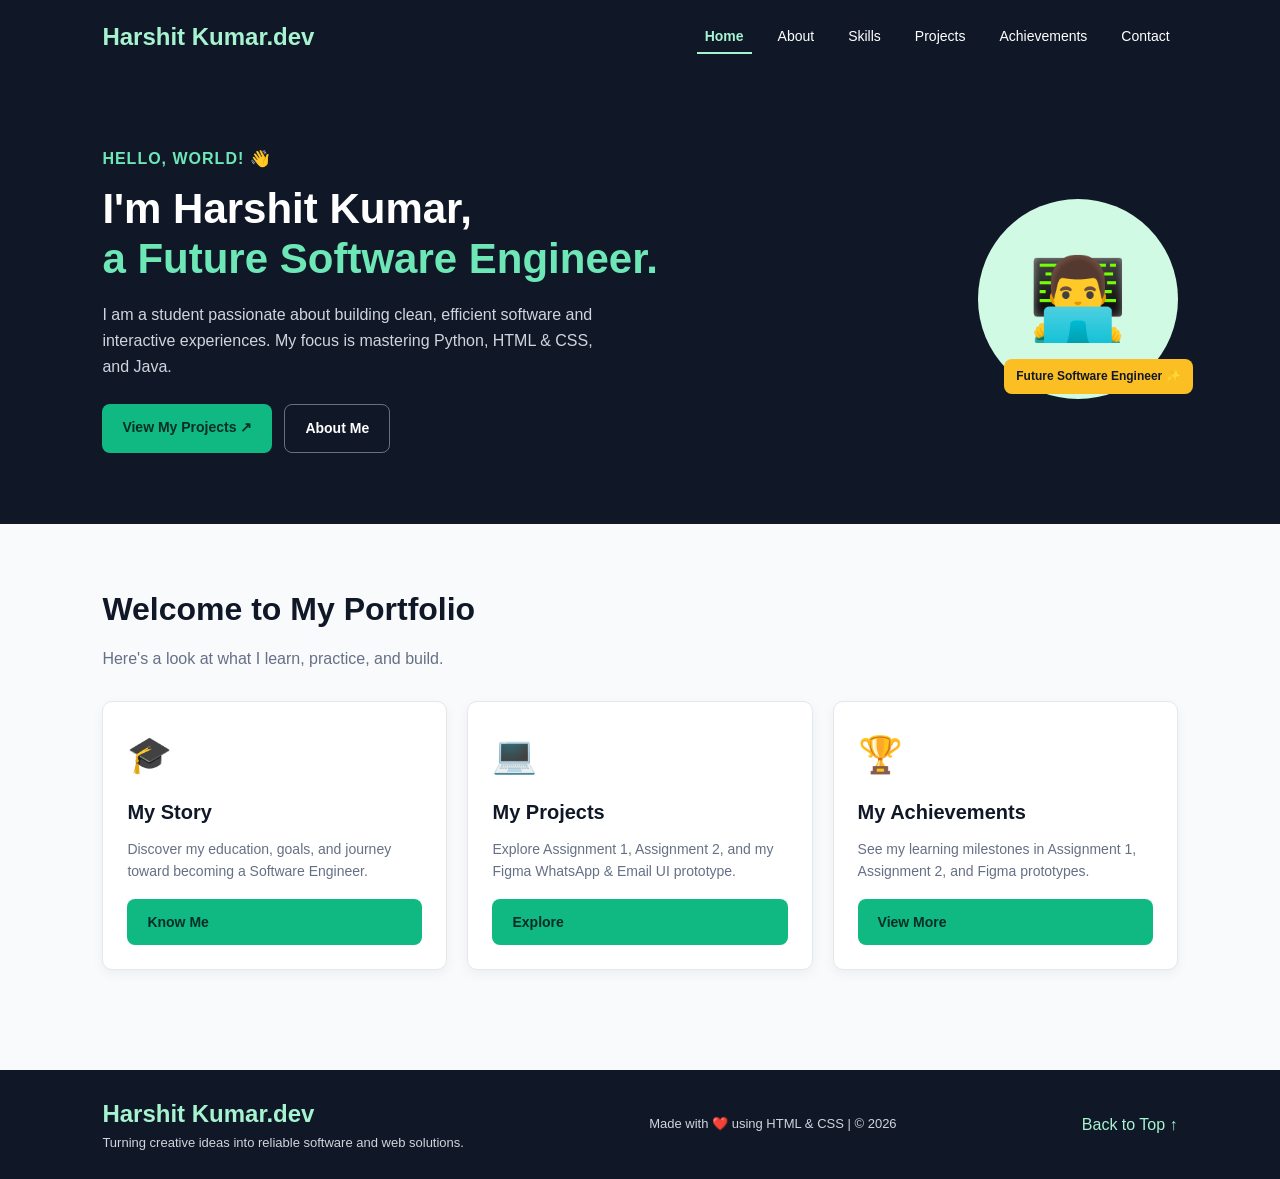
<file: index.html>
<!DOCTYPE html>
<html lang="en">
<head>
  <meta charset="UTF-8">
  <meta name="viewport" content="width=device-width, initial-scale=1.0">
  <title>Harshit Kumar.dev | Home</title>
  <link rel="stylesheet" href="style.css">
</head>
<body>

  <!-- NAVBAR -->
  <header class="navbar">
    <a href="index.html" class="logo">Harshit Kumar.dev</a>

    <nav class="nav-links">
      <a href="index.html" class="active">Home</a>
      <a href="about.html">About</a>
      <a href="skills.html">Skills</a>
      <a href="projects.html">Projects</a>
      <a href="achievements.html">Achievements</a>
      <a href="contact.html">Contact</a>
    </nav>
  </header>

  <!-- HERO SECTION -->
  <main>
    <section class="hero">
      <div class="hero-content">
        <div class="hello">HELLO, WORLD! 👋</div>

        <h1>I'm Harshit Kumar,<br>
          <span>a Future Software Engineer.</span>
        </h1>

        <p>
          I am a student passionate about building clean, efficient software and interactive experiences.
          My focus is mastering Python, HTML & CSS, and Java.
        </p>

        <div class="hero-buttons">
          <a href="projects.html" class="btn">View My Projects ↗</a>
          <a href="about.html" class="btn btn-outline">About Me</a>
        </div>
      </div>

      <div class="profile">
        👨‍💻
        <span class="badge">Future Software Engineer ✨</span>
      </div>
    </section>

    <!-- WELCOME SECTION WITH CARDS -->
    <section>
      <h2 class="section-title">Welcome to My Portfolio</h2>
      <p class="section-intro">
        Here's a look at what I learn, practice, and build.
      </p>

      <div class="cards">
        <div class="card">
          <div class="card-icon">🎓</div>
          <h3>My Story</h3>
          <p>Discover my education, goals, and journey toward becoming a Software Engineer.</p>
          <a href="about.html" class="btn">Know Me</a>
        </div>

        <div class="card">
          <div class="card-icon">💻</div>
          <h3>My Projects</h3>
          <p>Explore Assignment 1, Assignment 2, and my Figma WhatsApp & Email UI prototype.</p>
          <a href="projects.html" class="btn">Explore</a>
        </div>

        <div class="card">
          <div class="card-icon">🏆</div>
          <h3>My Achievements</h3>
          <p>See my learning milestones in Assignment 1, Assignment 2, and Figma prototypes.</p>
          <a href="achievements.html" class="btn">View More</a>
        </div>
      </div>
    </section>
  </main>

  <!-- FOOTER -->
  <footer>
    <div>
      <a href="index.html" class="logo">Harshit Kumar.dev</a>
      <p>Turning creative ideas into reliable software and web solutions.</p>
    </div>

    <p>Made with ❤️ using HTML & CSS | © 2026</p>

    <a href="index.html">Back to Top ↑</a>
  </footer>

</body>
</html>
</file>
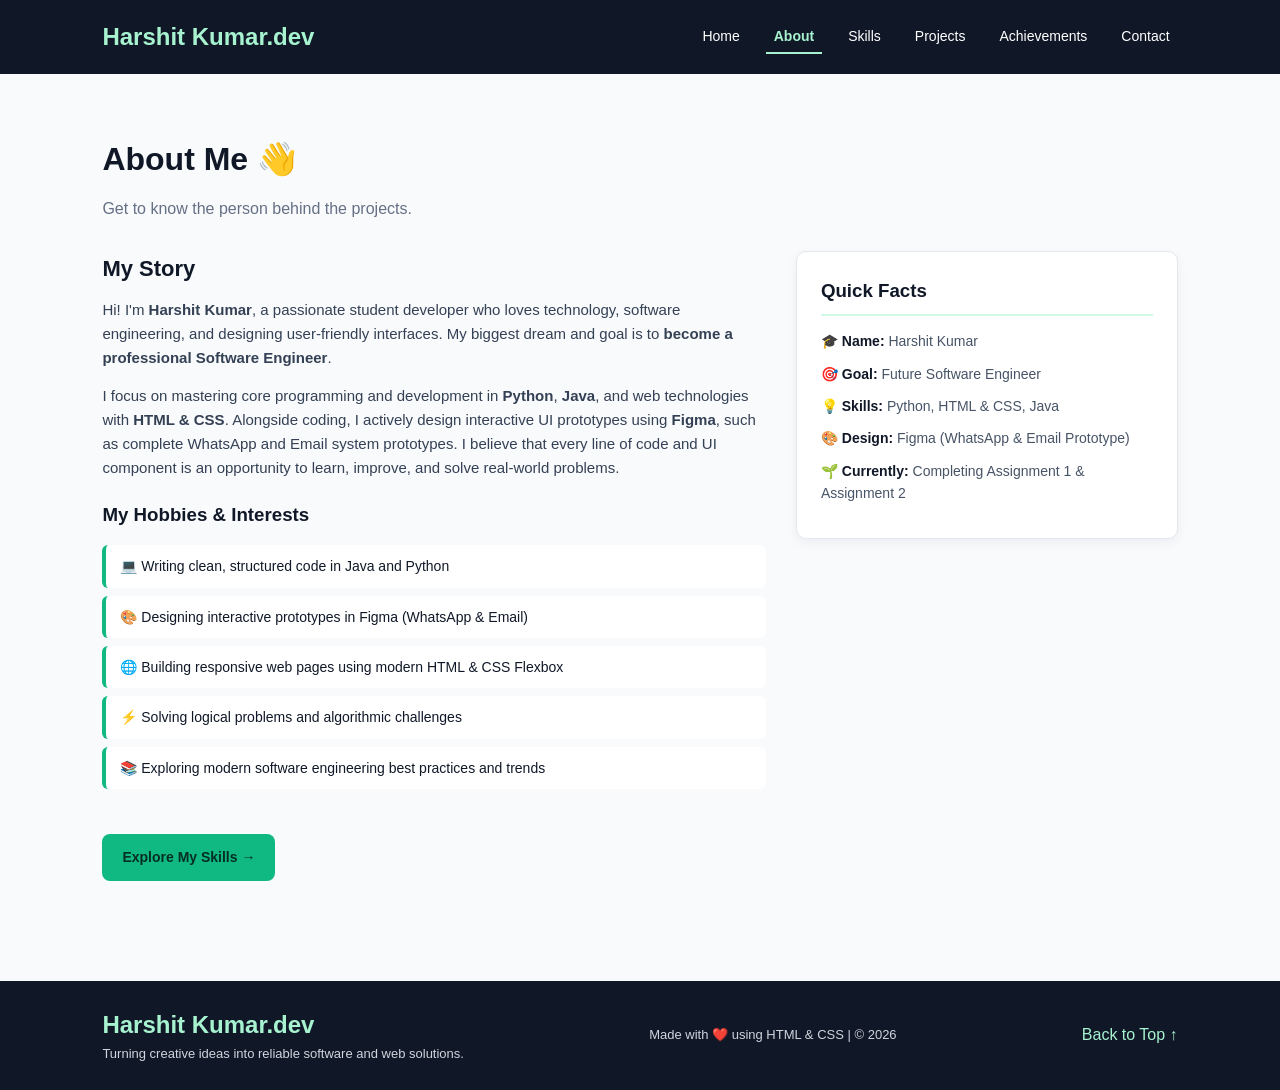
<file: about.html>
<!DOCTYPE html>
<html lang="en">
<head>
  <meta charset="UTF-8">
  <meta name="viewport" content="width=device-width, initial-scale=1.0">
  <title>Harshit Kumar.dev | About Me</title>
  <link rel="stylesheet" href="style.css">
</head>
<body>

  <!-- NAVBAR -->
  <header class="navbar">
    <a href="index.html" class="logo">Harshit Kumar.dev</a>

    <nav class="nav-links">
      <a href="index.html">Home</a>
      <a href="about.html" class="active">About</a>
      <a href="skills.html">Skills</a>
      <a href="projects.html">Projects</a>
      <a href="achievements.html">Achievements</a>
      <a href="contact.html">Contact</a>
    </nav>
  </header>

  <!-- ABOUT SECTION -->
  <main>
    <section>
      <h1 class="section-title">About Me 👋</h1>
      <p class="section-intro">Get to know the person behind the projects.</p>

      <div class="about-layout">
        <div class="about-text">
          <h2>My Story</h2>
          <p>
            Hi! I'm <strong>Harshit Kumar</strong>, a passionate student developer who loves technology, software engineering, and designing user-friendly interfaces.
            My biggest dream and goal is to <strong>become a professional Software Engineer</strong>.
          </p>
          <p>
            I focus on mastering core programming and development in <strong>Python</strong>, <strong>Java</strong>, and web technologies with <strong>HTML & CSS</strong>.
            Alongside coding, I actively design interactive UI prototypes using <strong>Figma</strong>, such as complete WhatsApp and Email system prototypes.
            I believe that every line of code and UI component is an opportunity to learn, improve, and solve real-world problems.
          </p>

          <h3 style="margin-top: 20px; margin-bottom: 8px;">My Hobbies & Interests</h3>
          <ul class="hobbies-list">
            <li>💻 Writing clean, structured code in Java and Python</li>
            <li>🎨 Designing interactive prototypes in Figma (WhatsApp & Email)</li>
            <li>🌐 Building responsive web pages using modern HTML & CSS Flexbox</li>
            <li>⚡ Solving logical problems and algorithmic challenges</li>
            <li>📚 Exploring modern software engineering best practices and trends</li>
          </ul>
        </div>

        <div class="quick-facts">
          <h3>Quick Facts</h3>
          <p>🎓 <strong>Name:</strong> Harshit Kumar</p>
          <p>🎯 <strong>Goal:</strong> Future Software Engineer</p>
          <p>💡 <strong>Skills:</strong> Python, HTML & CSS, Java</p>
          <p>🎨 <strong>Design:</strong> Figma (WhatsApp & Email Prototype)</p>
          <p>🌱 <strong>Currently:</strong> Completing Assignment 1 & Assignment 2</p>
        </div>
      </div>

      <div style="margin-top: 30px;">
        <a href="skills.html" class="btn">Explore My Skills →</a>
      </div>
    </section>
  </main>

  <!-- FOOTER -->
  <footer>
    <div>
      <a href="index.html" class="logo">Harshit Kumar.dev</a>
      <p>Turning creative ideas into reliable software and web solutions.</p>
    </div>

    <p>Made with ❤️ using HTML & CSS | © 2026</p>

    <a href="about.html">Back to Top ↑</a>
  </footer>

</body>
</html>
</file>
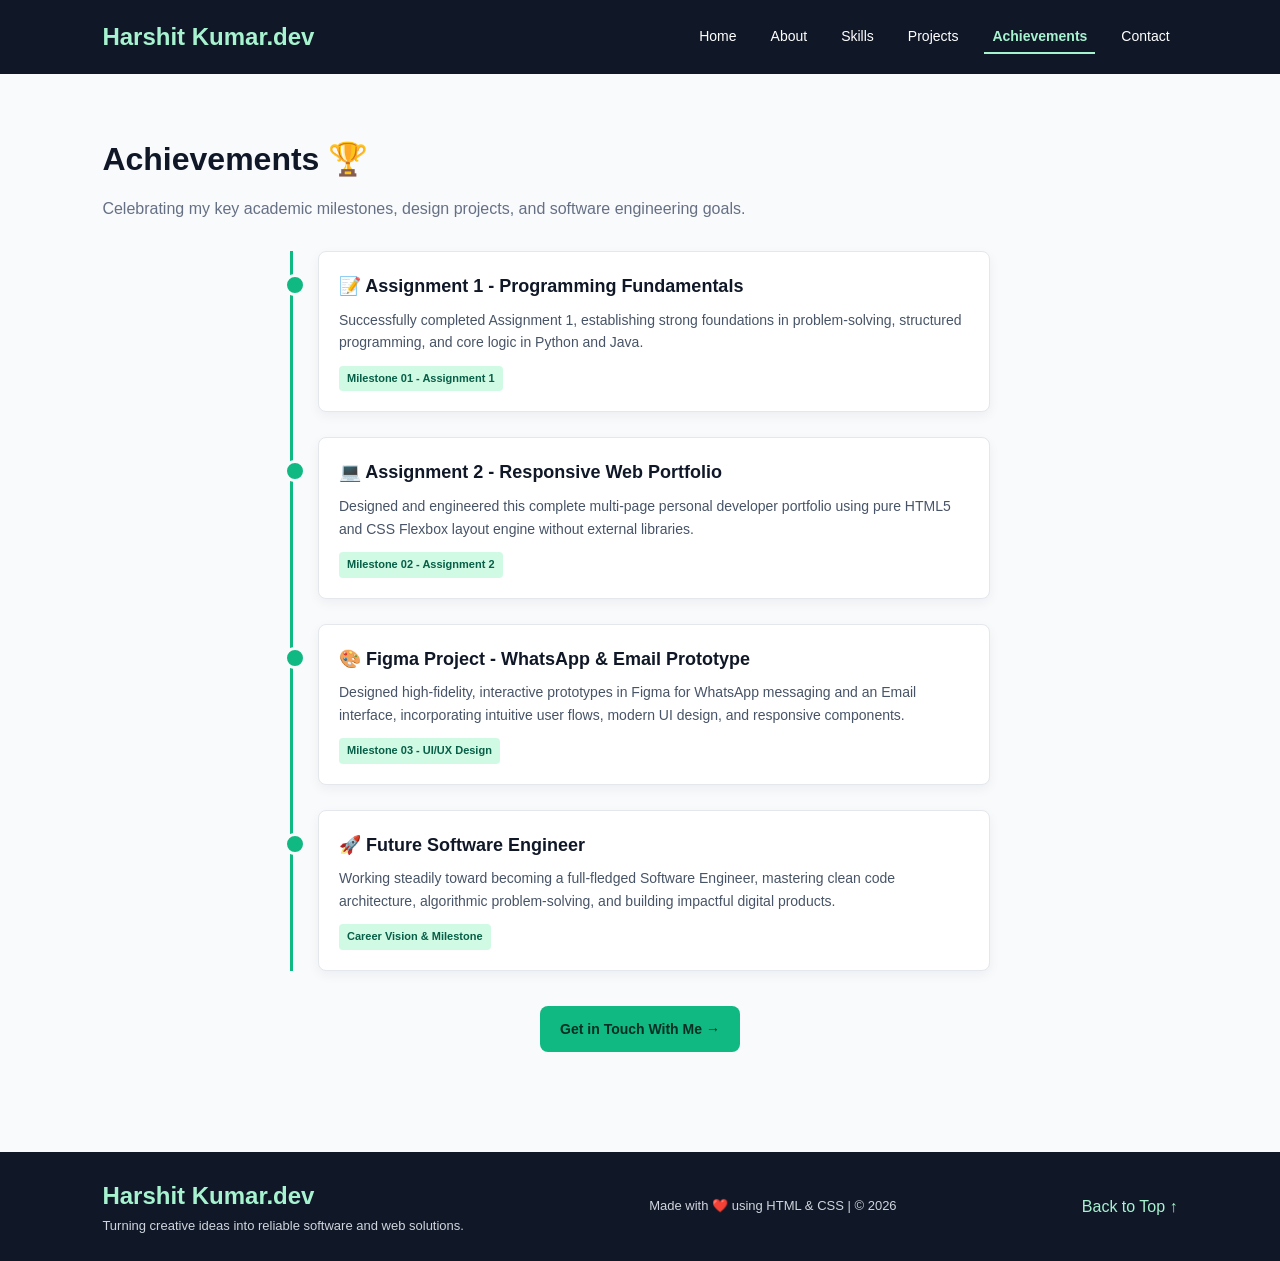
<file: achievements.html>
<!DOCTYPE html>
<html lang="en">
<head>
  <meta charset="UTF-8">
  <meta name="viewport" content="width=device-width, initial-scale=1.0">
  <title>Harshit Kumar.dev | Achievements</title>
  <link rel="stylesheet" href="style.css">
</head>
<body>

  <!-- NAVBAR -->
  <header class="navbar">
    <a href="index.html" class="logo">Harshit Kumar.dev</a>

    <nav class="nav-links">
      <a href="index.html">Home</a>
      <a href="about.html">About</a>
      <a href="skills.html">Skills</a>
      <a href="projects.html">Projects</a>
      <a href="achievements.html" class="active">Achievements</a>
      <a href="contact.html">Contact</a>
    </nav>
  </header>

  <!-- ACHIEVEMENTS SECTION -->
  <main>
    <section>
      <h1 class="section-title">Achievements 🏆</h1>
      <p class="section-intro">
        Celebrating my key academic milestones, design projects, and software engineering goals.
      </p>

      <div class="timeline">
        <!-- MILESTONE 1: ASSIGNMENT 1 -->
        <div class="timeline-item">
          <h3>📝 Assignment 1 - Programming Fundamentals</h3>
          <p>
            Successfully completed Assignment 1, establishing strong foundations in problem-solving,
            structured programming, and core logic in Python and Java.
          </p>
          <small>Milestone 01 - Assignment 1</small>
        </div>

        <!-- MILESTONE 2: ASSIGNMENT 2 -->
        <div class="timeline-item">
          <h3>💻 Assignment 2 - Responsive Web Portfolio</h3>
          <p>
            Designed and engineered this complete multi-page personal developer portfolio using
            pure HTML5 and CSS Flexbox layout engine without external libraries.
          </p>
          <small>Milestone 02 - Assignment 2</small>
        </div>

        <!-- MILESTONE 3: FIGMA PROJECT -->
        <div class="timeline-item">
          <h3>🎨 Figma Project - WhatsApp & Email Prototype</h3>
          <p>
            Designed high-fidelity, interactive prototypes in Figma for WhatsApp messaging and an
            Email interface, incorporating intuitive user flows, modern UI design, and responsive components.
          </p>
          <small>Milestone 03 - UI/UX Design</small>
        </div>

        <!-- MILESTONE 4: FUTURE SOFTWARE ENGINEER -->
        <div class="timeline-item">
          <h3>🚀 Future Software Engineer</h3>
          <p>
            Working steadily toward becoming a full-fledged Software Engineer, mastering clean code
            architecture, algorithmic problem-solving, and building impactful digital products.
          </p>
          <small>Career Vision & Milestone</small>
        </div>
      </div>

      <div style="text-align: center; margin-top: 35px;">
        <a href="contact.html" class="btn">Get in Touch With Me →</a>
      </div>
    </section>
  </main>

  <!-- FOOTER -->
  <footer>
    <div>
      <a href="index.html" class="logo">Harshit Kumar.dev</a>
      <p>Turning creative ideas into reliable software and web solutions.</p>
    </div>

    <p>Made with ❤️ using HTML & CSS | © 2026</p>

    <a href="achievements.html">Back to Top ↑</a>
  </footer>

</body>
</html>
</file>
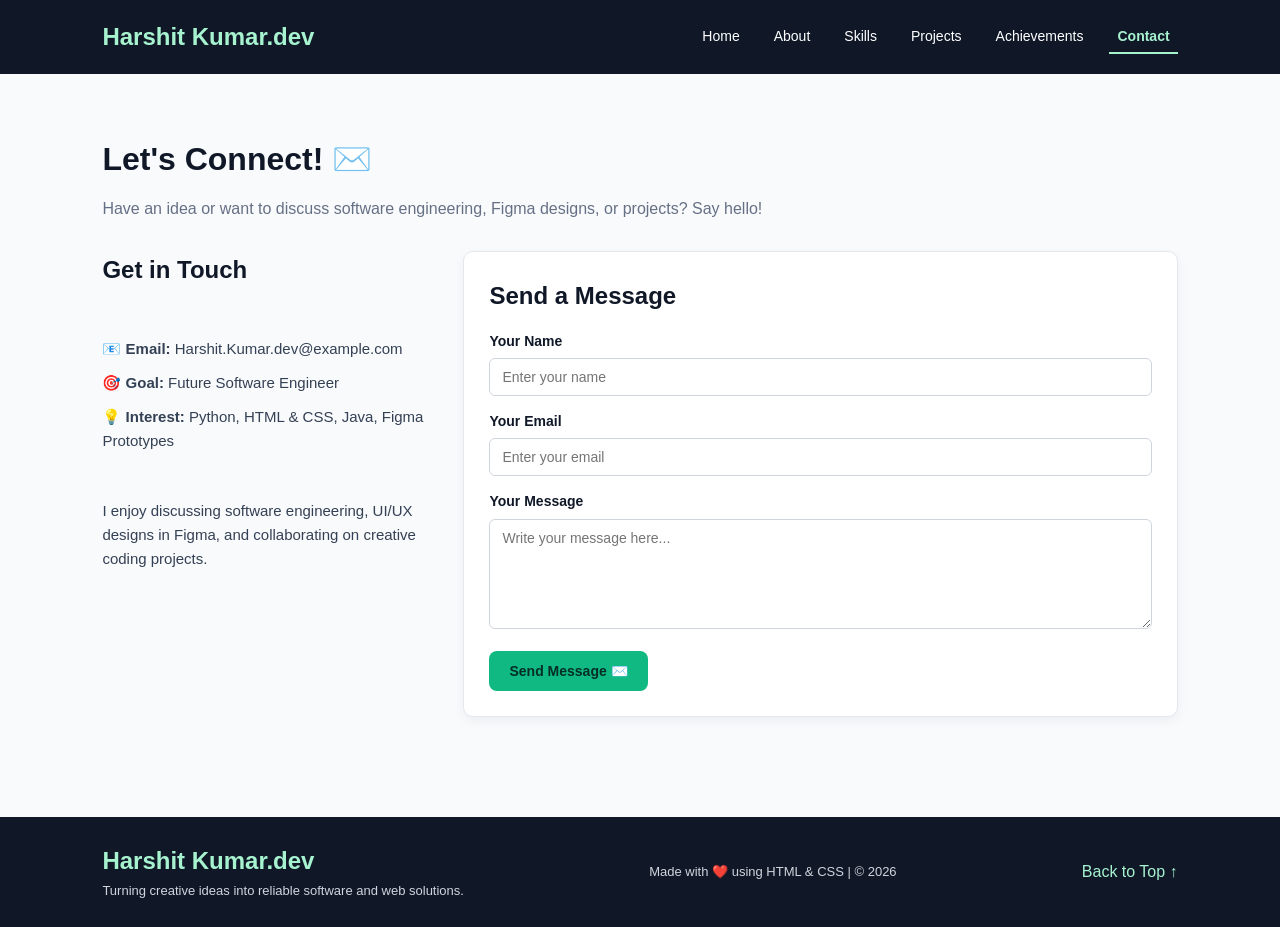
<file: contact.html>
<!DOCTYPE html>
<html lang="en">
<head>
  <meta charset="UTF-8">
  <meta name="viewport" content="width=device-width, initial-scale=1.0">
  <title>Harshit Kumar.dev | Contact</title>
  <link rel="stylesheet" href="style.css">
</head>
<body>

  <!-- NAVBAR -->
  <header class="navbar">
    <a href="index.html" class="logo">Harshit Kumar.dev</a>

    <nav class="nav-links">
      <a href="index.html">Home</a>
      <a href="about.html">About</a>
      <a href="skills.html">Skills</a>
      <a href="projects.html">Projects</a>
      <a href="achievements.html">Achievements</a>
      <a href="contact.html" class="active">Contact</a>
    </nav>
  </header>

  <!-- CONTACT SECTION -->
  <main>
    <section>
      <h1 class="section-title">Let's Connect! ✉️</h1>
      <p class="section-intro">
        Have an idea or want to discuss software engineering, Figma designs, or projects? Say hello!
      </p>

      <div class="contact-layout">
        <div class="contact-info">
          <h2>Get in Touch</h2>
          <br>
          <p>📧 <strong>Email:</strong> Harshit.Kumar.dev@example.com</p>
          <p>🎯 <strong>Goal:</strong> Future Software Engineer</p>
          <p>💡 <strong>Interest:</strong> Python, HTML & CSS, Java, Figma Prototypes</p>
          <br>
          <p>
            I enjoy discussing software engineering, UI/UX designs in Figma,
            and collaborating on creative coding projects.
          </p>
        </div>

        <form class="contact-form" action="mailto:Harshit.Kumar.dev@example.com" method="post" enctype="text/plain">
          <h2>Send a Message</h2>

          <label for="name">Your Name</label>
          <input type="text" id="name" name="name" placeholder="Enter your name" required>

          <label for="email">Your Email</label>
          <input type="email" id="email" name="email" placeholder="Enter your email" required>

          <label for="message">Your Message</label>
          <textarea id="message" name="message" placeholder="Write your message here..." required></textarea>

          <button type="submit" class="btn">Send Message ✉️</button>
        </form>
      </div>
    </section>
  </main>

  <!-- FOOTER -->
  <footer>
    <div>
      <a href="index.html" class="logo">Harshit Kumar.dev</a>
      <p>Turning creative ideas into reliable software and web solutions.</p>
    </div>

    <p>Made with ❤️ using HTML & CSS | © 2026</p>

    <a href="contact.html">Back to Top ↑</a>
  </footer>

</body>
</html>
</file>
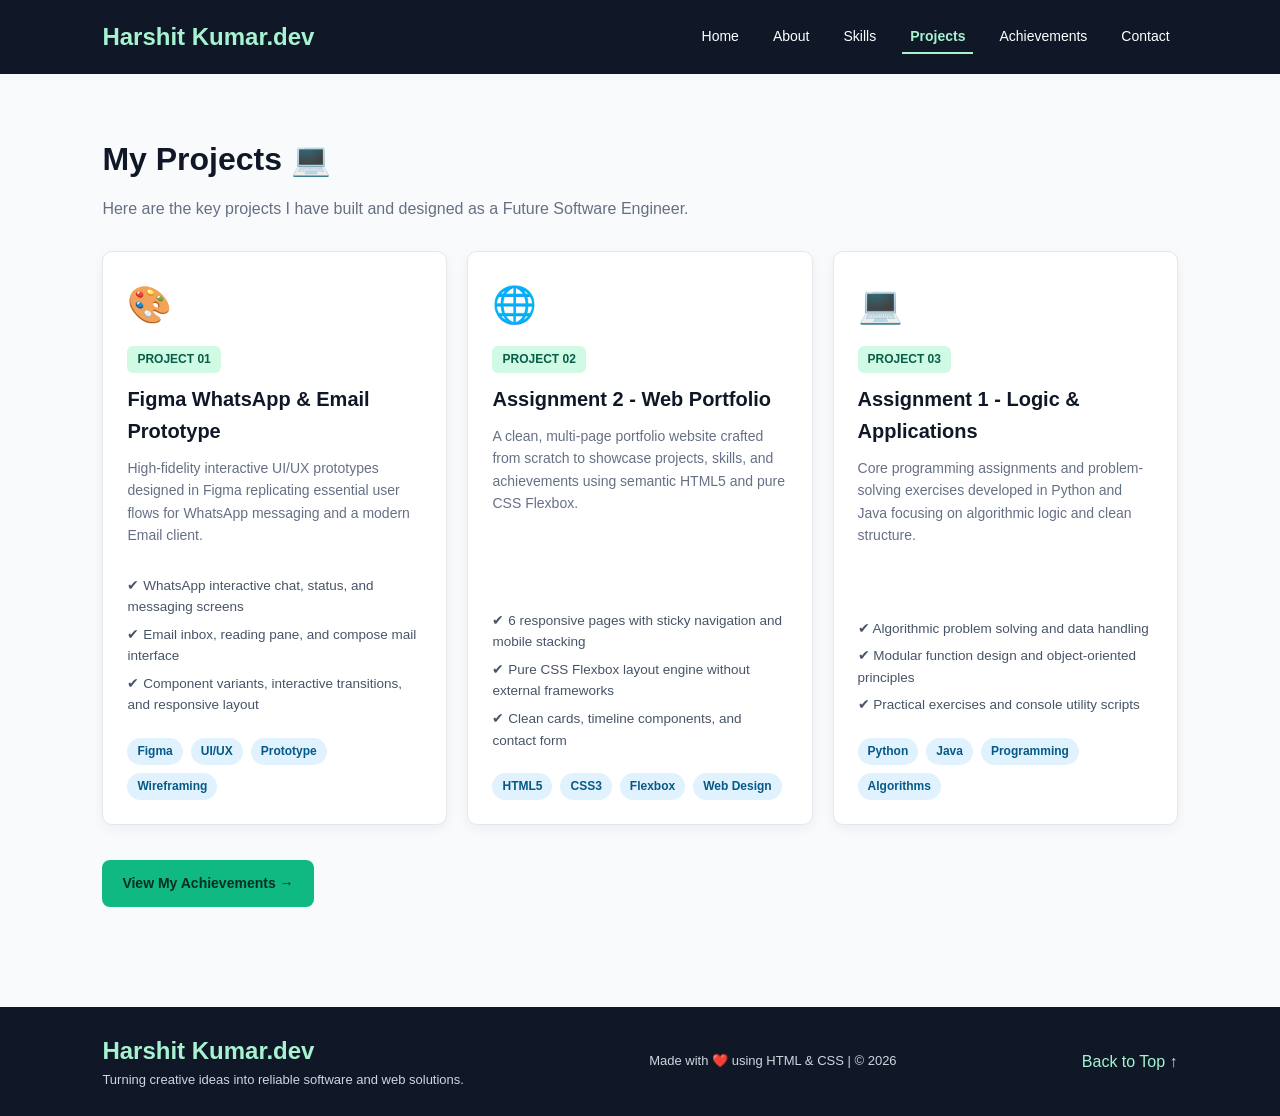
<file: projects.html>
<!DOCTYPE html>
<html lang="en">
<head>
  <meta charset="UTF-8">
  <meta name="viewport" content="width=device-width, initial-scale=1.0">
  <title>Harshit Kumar.dev | Projects</title>
  <link rel="stylesheet" href="style.css">
</head>
<body>

  <!-- NAVBAR -->
  <header class="navbar">
    <a href="index.html" class="logo">Harshit Kumar.dev</a>

    <nav class="nav-links">
      <a href="index.html">Home</a>
      <a href="about.html">About</a>
      <a href="skills.html">Skills</a>
      <a href="projects.html" class="active">Projects</a>
      <a href="achievements.html">Achievements</a>
      <a href="contact.html">Contact</a>
    </nav>
  </header>

  <!-- PROJECTS SECTION -->
  <main>
    <section>
      <h1 class="section-title">My Projects 💻</h1>
      <p class="section-intro">
        Here are the key projects I have built and designed as a Future Software Engineer.
      </p>

      <div class="cards">
        <!-- PROJECT 1: FIGMA WHATSAPP & EMAIL PROTOTYPE -->
        <div class="card">
          <div class="card-icon">🎨</div>
          <span class="project-number">PROJECT 01</span>
          <h3>Figma WhatsApp & Email Prototype</h3>
          <p>
            High-fidelity interactive UI/UX prototypes designed in Figma replicating essential
            user flows for WhatsApp messaging and a modern Email client.
          </p>
          <ul class="project-features">
            <li>✔ WhatsApp interactive chat, status, and messaging screens</li>
            <li>✔ Email inbox, reading pane, and compose mail interface</li>
            <li>✔ Component variants, interactive transitions, and responsive layout</li>
          </ul>
          <div class="tags">
            <span class="tag">Figma</span>
            <span class="tag">UI/UX</span>
            <span class="tag">Prototype</span>
            <span class="tag">Wireframing</span>
          </div>
        </div>

        <!-- PROJECT 2: ASSIGNMENT 2 -->
        <div class="card">
          <div class="card-icon">🌐</div>
          <span class="project-number">PROJECT 02</span>
          <h3>Assignment 2 - Web Portfolio</h3>
          <p>
            A clean, multi-page portfolio website crafted from scratch to showcase projects,
            skills, and achievements using semantic HTML5 and pure CSS Flexbox.
          </p>
          <ul class="project-features">
            <li>✔ 6 responsive pages with sticky navigation and mobile stacking</li>
            <li>✔ Pure CSS Flexbox layout engine without external frameworks</li>
            <li>✔ Clean cards, timeline components, and contact form</li>
          </ul>
          <div class="tags">
            <span class="tag">HTML5</span>
            <span class="tag">CSS3</span>
            <span class="tag">Flexbox</span>
            <span class="tag">Web Design</span>
          </div>
        </div>

        <!-- PROJECT 3: ASSIGNMENT 1 -->
        <div class="card">
          <div class="card-icon">💻</div>
          <span class="project-number">PROJECT 03</span>
          <h3>Assignment 1 - Logic & Applications</h3>
          <p>
            Core programming assignments and problem-solving exercises developed in Python
            and Java focusing on algorithmic logic and clean structure.
          </p>
          <ul class="project-features">
            <li>✔ Algorithmic problem solving and data handling</li>
            <li>✔ Modular function design and object-oriented principles</li>
            <li>✔ Practical exercises and console utility scripts</li>
          </ul>
          <div class="tags">
            <span class="tag">Python</span>
            <span class="tag">Java</span>
            <span class="tag">Programming</span>
            <span class="tag">Algorithms</span>
          </div>
        </div>
      </div>

      <div style="margin-top: 35px;">
        <a href="achievements.html" class="btn">View My Achievements →</a>
      </div>
    </section>
  </main>

  <!-- FOOTER -->
  <footer>
    <div>
      <a href="index.html" class="logo">Harshit Kumar.dev</a>
      <p>Turning creative ideas into reliable software and web solutions.</p>
    </div>

    <p>Made with ❤️ using HTML & CSS | © 2026</p>

    <a href="projects.html">Back to Top ↑</a>
  </footer>

</body>
</html>
</file>
<file: style.css>
/* =========================================================
  Harshit Kumar - Student Portfolio (Easy & Beginner Friendly)
   Layout: Flexbox Layout Engine Only
   Technologies: HTML5 & CSS3 (No JavaScript)
   ========================================================= */

/* 1. BASIC STYLING & RESET */
* {
  margin: 0;
  padding: 0;
  box-sizing: border-box;
}

body {
  font-family: Arial, sans-serif;
  background-color: #f8fafc;
  color: #101828;
  line-height: 1.6;
}

a {
  text-decoration: none;
}

/* Common Section Container */
section {
  padding: 60px 8%;
}

.section-title {
  font-size: 32px;
  color: #101828;
  margin-bottom: 10px;
}

.section-intro {
  color: #667085;
  margin-bottom: 30px;
  font-size: 16px;
}

/* 2. NAVBAR (Using Flexbox) */
.navbar {
  display: flex;
  justify-content: space-between;
  align-items: center;
  flex-wrap: wrap;
  gap: 15px;
  padding: 18px 8%;
  background-color: #101828;
  position: sticky;
  top: 0;
  z-index: 10;
}

.logo {
  color: #a7f3d0;
  font-size: 24px;
  font-weight: bold;
}

.nav-links {
  display: flex;
  flex-wrap: wrap;
  gap: 18px;
}

.nav-links a {
  color: #ffffff;
  font-size: 14px;
  padding: 5px 8px;
  transition: 0.2s;
}

.nav-links a:hover {
  color: #a7f3d0;
}

/* Active Page Highlight */
.nav-links a.active {
  color: #a7f3d0;
  border-bottom: 2px solid #a7f3d0;
  font-weight: bold;
}

/* 3. HERO SECTION (Using Flexbox) */
.hero {
  display: flex;
  justify-content: space-between;
  align-items: center;
  flex-wrap: wrap;
  gap: 40px;
  background-color: #101828;
  color: #ffffff;
  min-height: 450px;
}

.hero-content {
  flex: 1;
  min-width: 280px;
}

.hero-content .hello {
  color: #6ee7b7;
  font-weight: bold;
  margin-bottom: 12px;
  letter-spacing: 1px;
}

.hero h1 {
  font-size: 42px;
  line-height: 1.2;
  margin-bottom: 14px;
}

.hero h1 span {
  color: #6ee7b7;
}

.hero p {
  color: #d0d5dd;
  margin: 18px 0 25px;
  max-width: 520px;
  font-size: 16px;
}

/* Buttons */
.hero-buttons {
  display: flex;
  gap: 12px;
  flex-wrap: wrap;
}

.btn {
  display: inline-block;
  padding: 12px 20px;
  border-radius: 8px;
  background-color: #10b981;
  color: #052e24;
  font-weight: bold;
  font-size: 14px;
  border: none;
  cursor: pointer;
  transition: 0.3s;
}

.btn:hover {
  background-color: #6ee7b7;
}

.btn-outline {
  background-color: transparent;
  color: #ffffff;
  border: 1px solid #667085;
}

.btn-outline:hover {
  background-color: #344054;
  color: #ffffff;
}

/* 4. PROFILE AVATAR & BADGE */
.profile {
  position: relative;
  width: 200px;
  height: 200px;
  border-radius: 50%;
  background-color: #d1fae5;
  display: flex;
  justify-content: center;
  align-items: center;
  font-size: 80px;
  margin: 0 auto;
  flex-shrink: 0;
}

.badge {
  position: absolute;
  bottom: 5px;
  right: -15px;
  background-color: #fbbf24;
  color: #111827;
  padding: 8px 12px;
  border-radius: 8px;
  font-size: 12px;
  font-weight: bold;
}

/* 5. CARDS GRID (Using Flexbox) */
.cards {
  display: flex;
  flex-wrap: wrap;
  gap: 20px;
}

.card {
  flex: 1 1 240px;
  background-color: #ffffff;
  padding: 24px;
  border-radius: 10px;
  border: 1px solid #e4e7ec;
  box-shadow: 0 4px 12px rgba(16, 24, 40, 0.05);
  display: flex;
  flex-direction: column;
}

.card:hover {
  border-color: #10b981;
}

.card-icon {
  font-size: 36px;
  margin-bottom: 12px;
}

.card h3 {
  font-size: 20px;
  margin-bottom: 10px;
  color: #101828;
}

.card p {
  color: #667085;
  font-size: 14px;
  margin-bottom: 16px;
  flex-grow: 1;
}

/* 6. SKILLS & PROGRESS BARS (Using Flexbox) */
.skill-label {
  display: flex;
  justify-content: space-between;
  margin: 15px 0 6px;
  font-size: 13px;
  font-weight: bold;
}

.progress {
  height: 8px;
  border-radius: 10px;
  background-color: #e4e7ec;
  overflow: hidden;
}

.progress-bar {
  height: 100%;
  background-color: #059669;
  border-radius: 10px;
}

/* 7. PROJECTS SECTION (Using Flexbox) */
.project-number {
  display: inline-block;
  background-color: #d1fae5;
  color: #065f46;
  padding: 4px 10px;
  border-radius: 6px;
  font-size: 12px;
  font-weight: bold;
  margin-bottom: 10px;
  width: fit-content;
}

.project-features {
  list-style: none;
  margin: 12px 0 16px;
  font-size: 13.5px;
  color: #475467;
}

.project-features li {
  margin-bottom: 6px;
}

.tags {
  display: flex;
  gap: 8px;
  flex-wrap: wrap;
  margin-top: auto;
}

.tag {
  background-color: #e0f2fe;
  color: #075985;
  border-radius: 20px;
  padding: 4px 10px;
  font-size: 12px;
  font-weight: bold;
}

/* 8. ABOUT LAYOUT (Using Flexbox) */
.about-layout {
  display: flex;
  gap: 30px;
  align-items: flex-start;
  flex-wrap: wrap;
}

.about-text {
  flex: 2;
  min-width: 280px;
}

.about-text h2 {
  margin-bottom: 12px;
  font-size: 22px;
}

.about-text p {
  color: #344054;
  margin-bottom: 14px;
  font-size: 15px;
}

.hobbies-list {
  list-style: none;
  margin: 15px 0;
}

.hobbies-list li {
  background-color: #ffffff;
  padding: 10px 14px;
  border-radius: 6px;
  margin-bottom: 8px;
  border-left: 4px solid #10b981;
  font-size: 14px;
}

.quick-facts {
  flex: 1;
  min-width: 240px;
  background-color: #ffffff;
  padding: 24px;
  border-radius: 10px;
  border: 1px solid #e4e7ec;
  box-shadow: 0 4px 12px rgba(16, 24, 40, 0.05);
}

.quick-facts h3 {
  margin-bottom: 14px;
  border-bottom: 2px solid #d1fae5;
  padding-bottom: 8px;
}

.quick-facts p {
  margin: 10px 0;
  font-size: 14px;
  color: #475467;
}

.quick-facts strong {
  color: #101828;
}

/* 9. ACHIEVEMENTS TIMELINE */
.timeline {
  max-width: 700px;
  margin: 0 auto;
  border-left: 3px solid #10b981;
  padding-left: 25px;
}

.timeline-item {
  position: relative;
  background-color: #ffffff;
  padding: 20px;
  border-radius: 8px;
  margin-bottom: 25px;
  border: 1px solid #e4e7ec;
  box-shadow: 0 4px 12px rgba(16, 24, 40, 0.05);
}

.timeline-item::before {
  content: "";
  position: absolute;
  left: -35px;
  top: 22px;
  width: 16px;
  height: 16px;
  background-color: #10b981;
  border: 3px solid #f8fafc;
  border-radius: 50%;
}

.timeline-item h3 {
  font-size: 18px;
  margin-bottom: 8px;
}

.timeline-item p {
  color: #475467;
  font-size: 14px;
  margin-bottom: 10px;
}

.timeline-item small {
  display: inline-block;
  background-color: #d1fae5;
  color: #065f46;
  padding: 4px 8px;
  border-radius: 4px;
  font-size: 11px;
  font-weight: bold;
}

/* 10. CONTACT FORM (Using Flexbox) */
.contact-layout {
  display: flex;
  gap: 30px;
  flex-wrap: wrap;
}

.contact-info {
  flex: 1;
  min-width: 250px;
}

.contact-info h2 {
  margin-bottom: 12px;
}

.contact-info p {
  margin: 10px 0;
  color: #344054;
  font-size: 15px;
}

.contact-form {
  flex: 2;
  min-width: 280px;
  background-color: #ffffff;
  padding: 25px;
  border-radius: 10px;
  border: 1px solid #e4e7ec;
  box-shadow: 0 4px 12px rgba(16, 24, 40, 0.05);
}

.contact-form label {
  display: block;
  font-weight: bold;
  margin: 14px 0 6px;
  font-size: 14px;
}

.contact-form input,
.contact-form textarea {
  width: 100%;
  padding: 10px 12px;
  border: 1px solid #d0d5dd;
  border-radius: 6px;
  font-size: 14px;
  font-family: inherit;
}

.contact-form textarea {
  resize: vertical;
  min-height: 110px;
}

.contact-form button {
  margin-top: 15px;
}

/* 11. FOOTER (Using Flexbox) */
footer {
  background-color: #101828;
  color: #ffffff;
  padding: 25px 8%;
  display: flex;
  justify-content: space-between;
  align-items: center;
  flex-wrap: wrap;
  gap: 15px;
  margin-top: 40px;
}

footer p {
  color: #d0d5dd;
  font-size: 13px;
}

footer a {
  color: #a7f3d0;
}

/* 12. RESPONSIVE DESIGN (Flexbox Mobile Stacking) */
@media (max-width: 700px) {
  .navbar {
    flex-direction: column;
    align-items: flex-start;
  }

  .nav-links {
    gap: 10px;
  }

  .hero {
    flex-direction: column;
    text-align: center;
  }

  .hero-buttons {
    justify-content: center;
  }

  .profile {
    width: 160px;
    height: 160px;
    font-size: 65px;
  }

  footer {
    flex-direction: column;
    text-align: center;
  }
}
</file>
